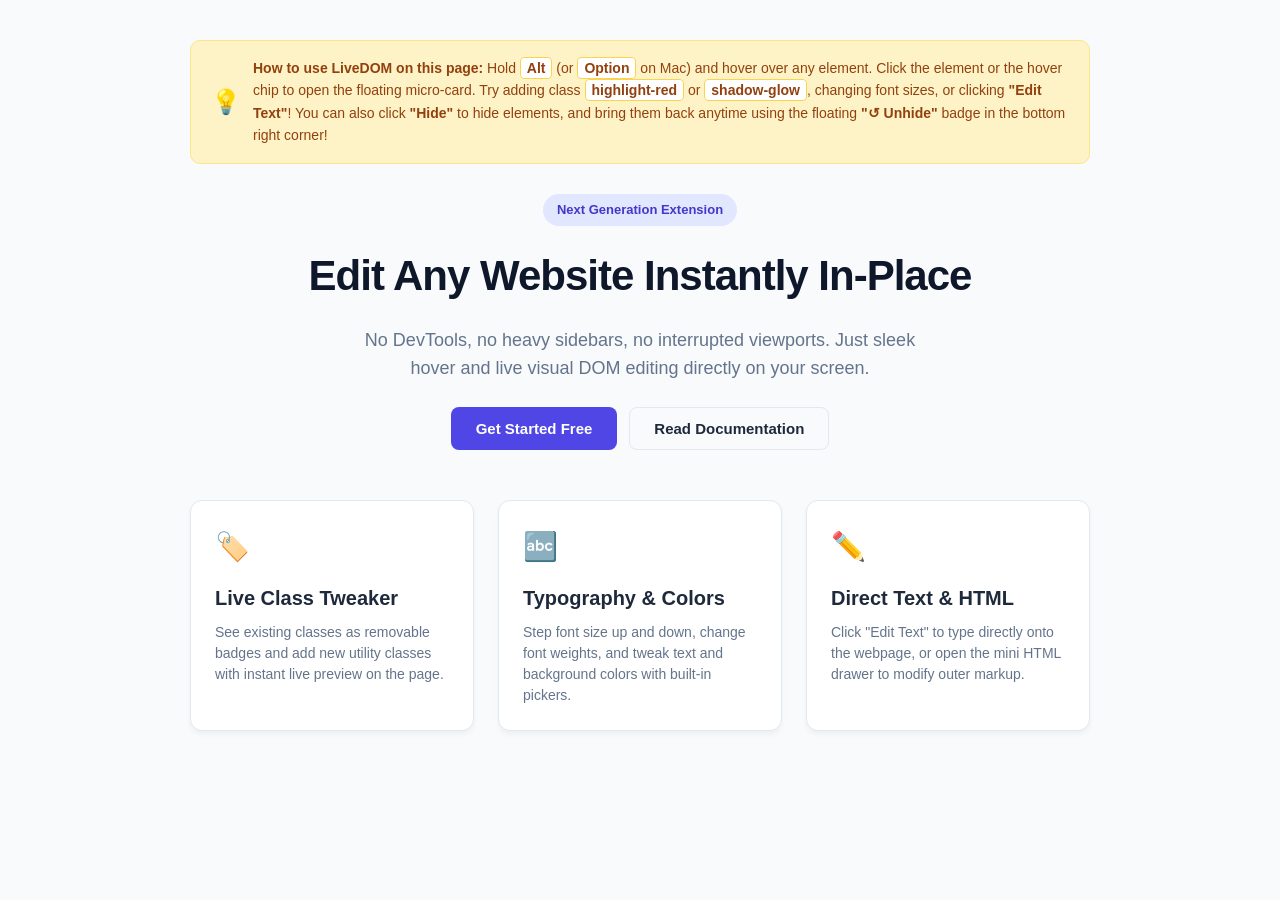
<file: test-page/index.html>
<!DOCTYPE html>
<html lang="en">
<head>
  <meta charset="UTF-8">
  <meta name="viewport" content="width=device-width, initial-scale=1.0">
  <title>LiveDOM Demo Test Page</title>
  <style>
    :root {
      --primary: #4f46e5;
      --primary-hover: #4338ca;
      --text: #1e293b;
      --muted: #64748b;
      --bg: #f8fafc;
      --card-bg: #ffffff;
      --border: #e2e8f0;
    }

    * {
      box-sizing: border-box;
      margin: 0;
      padding: 0;
      font-family: -apple-system, BlinkMacSystemFont, "Segoe UI", Roboto, Helvetica, Arial, sans-serif;
    }

    body {
      background-color: var(--bg);
      color: var(--text);
      line-height: 1.6;
      padding: 40px 20px;
    }

    .container {
      max-width: 900px;
      margin: 0 auto;
    }

    /* Header & Hero */
    header {
      text-align: center;
      margin-bottom: 50px;
    }

    .badge {
      display: inline-block;
      background-color: #e0e7ff;
      color: #4338ca;
      padding: 6px 14px;
      border-radius: 999px;
      font-size: 13px;
      font-weight: 600;
      margin-bottom: 16px;
    }

    h1 {
      font-size: 42px;
      font-weight: 800;
      letter-spacing: -1px;
      margin-bottom: 16px;
      color: #0f172a;
    }

    p.subtitle {
      font-size: 18px;
      color: var(--muted);
      max-width: 600px;
      margin: 0 auto 24px auto;
    }

    .cta-group {
      display: flex;
      justify-content: center;
      gap: 12px;
    }

    .btn {
      padding: 12px 24px;
      border-radius: 8px;
      font-size: 15px;
      font-weight: 600;
      cursor: pointer;
      text-decoration: none;
      transition: all 0.2s ease;
      border: 1px solid transparent;
    }

    .btn-primary {
      background-color: var(--primary);
      color: #ffffff;
    }

    .btn-primary:hover {
      background-color: var(--primary-hover);
    }

    .btn-outline {
      background-color: transparent;
      border-color: var(--border);
      color: var(--text);
    }

    .btn-outline:hover {
      background-color: #f1f5f9;
    }

    /* Cards Grid */
    .grid {
      display: grid;
      grid-template-columns: repeat(auto-fit, minmax(260px, 1fr));
      gap: 24px;
      margin-top: 40px;
    }

    .card {
      background: var(--card-bg);
      border: 1px solid var(--border);
      border-radius: 12px;
      padding: 24px;
      box-shadow: 0 4px 6px -1px rgba(0, 0, 0, 0.05);
      transition: transform 0.2s, box-shadow 0.2s;
    }

    .card:hover {
      transform: translateY(-2px);
      box-shadow: 0 10px 15px -3px rgba(0, 0, 0, 0.1);
    }

    .card-icon {
      font-size: 28px;
      margin-bottom: 12px;
    }

    .card-title {
      font-size: 20px;
      font-weight: 700;
      margin-bottom: 8px;
    }

    .card-desc {
      font-size: 14px;
      color: var(--muted);
      line-height: 1.5;
    }

    /* Utility sample classes for quick testing */
    .highlight-red {
      color: #dc2626 !important;
    }

    .rounded-pill {
      border-radius: 9999px !important;
    }

    .shadow-glow {
      box-shadow: 0 0 20px rgba(99, 102, 241, 0.6) !important;
    }

    .bg-dark {
      background-color: #0f172a !important;
      color: #ffffff !important;
    }

    .text-center {
      text-align: center !important;
    }

    /* Test Banner */
    .instruction-banner {
      background-color: #fef3c7;
      border: 1px solid #fde68a;
      border-radius: 10px;
      padding: 16px 20px;
      margin-bottom: 30px;
      display: flex;
      gap: 12px;
      align-items: center;
    }

    .instruction-icon {
      font-size: 24px;
    }

    .instruction-text {
      font-size: 14px;
      color: #92400e;
    }

    .instruction-text kbd {
      background: #fff;
      border: 1px solid #fcd34d;
      border-radius: 4px;
      padding: 2px 6px;
      font-weight: bold;
    }
  </style>
</head>
<body>
  <div class="container">
    <!-- Quick Instructions Banner -->
    <div class="instruction-banner">
      <div class="instruction-icon">💡</div>
      <div class="instruction-text">
        <strong>How to use LiveDOM on this page:</strong> Hold <kbd>Alt</kbd> (or <kbd>Option</kbd> on Mac) and hover over any element. Click the element or the hover chip to open the floating micro-card. Try adding class <kbd>highlight-red</kbd> or <kbd>shadow-glow</kbd>, changing font sizes, or clicking <strong>"Edit Text"</strong>! You can also click <strong>"Hide"</strong> to hide elements, and bring them back anytime using the floating <strong>"↺ Unhide"</strong> badge in the bottom right corner!
      </div>
    </div>

    <!-- Header Section -->
    <header>
      <div class="badge">Next Generation Extension</div>
      <h1 id="heroHeadline">Edit Any Website Instantly In-Place</h1>
      <p class="subtitle" id="heroSubtitle">
        No DevTools, no heavy sidebars, no interrupted viewports. Just sleek hover and live visual DOM editing directly on your screen.
      </p>
      <div class="cta-group">
        <button class="btn btn-primary" id="ctaBtn">Get Started Free</button>
        <button class="btn btn-outline" id="docsBtn">Read Documentation</button>
      </div>
    </header>

    <!-- Feature Cards -->
    <div class="grid">
      <div class="card" id="cardClasses">
        <div class="card-icon">🏷️</div>
        <h3 class="card-title">Live Class Tweaker</h3>
        <p class="card-desc">See existing classes as removable badges and add new utility classes with instant live preview on the page.</p>
      </div>

      <div class="card" id="cardTypography">
        <div class="card-icon">🔤</div>
        <h3 class="card-title">Typography & Colors</h3>
        <p class="card-desc">Step font size up and down, change font weights, and tweak text and background colors with built-in pickers.</p>
      </div>

      <div class="card" id="cardDirectEdit">
        <div class="card-icon">✏️</div>
        <h3 class="card-title">Direct Text & HTML</h3>
        <p class="card-desc">Click "Edit Text" to type directly onto the webpage, or open the mini HTML drawer to modify outer markup.</p>
      </div>
    </div>
  </div>
</body>
</html>
</file>
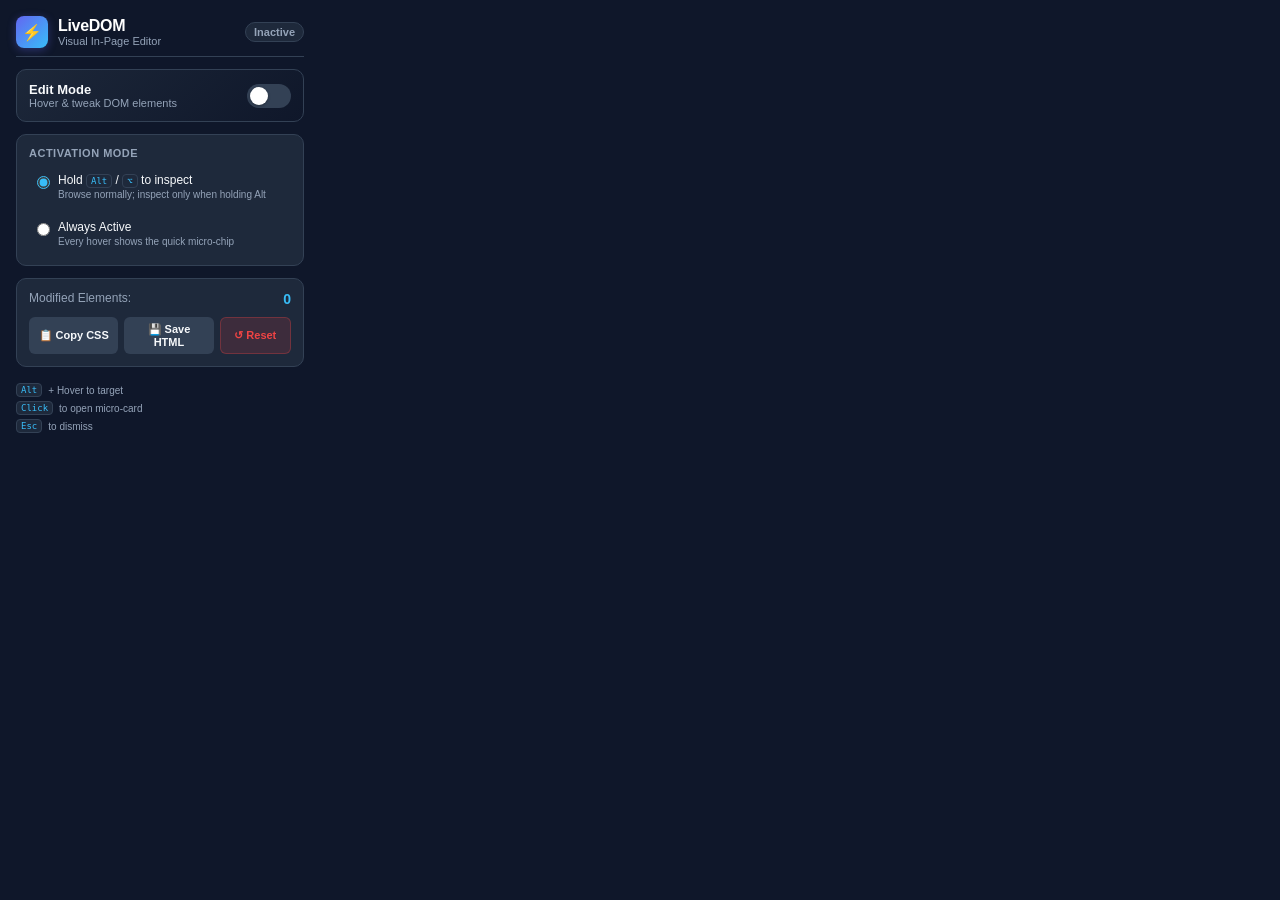
<file: popup/popup.html>
<!DOCTYPE html>
<html lang="en">
<head>
  <meta charset="UTF-8">
  <meta name="viewport" content="width=device-width, initial-scale=1.0">
  <title>LiveDOM Inspector</title>
  <link rel="stylesheet" href="popup.css">
</head>
<body>
  <div class="popup-container">
    <!-- Header -->
    <header class="header">
      <div class="brand">
        <div class="logo-badge">⚡</div>
        <div>
          <h1>LiveDOM</h1>
          <p class="tagline">Visual In-Page Editor</p>
        </div>
      </div>
      <div class="status-indicator" id="statusPill">Inactive</div>
    </header>

    <!-- Main Toggle Card -->
    <div class="card toggle-card">
      <div class="toggle-info">
        <span class="label">Edit Mode</span>
        <span class="sub-label">Hover & tweak DOM elements</span>
      </div>
      <label class="switch">
        <input type="checkbox" id="inspectToggle">
        <span class="slider"></span>
      </label>
    </div>

    <!-- Mode Configuration -->
    <div class="card settings-card">
      <div class="section-title">Activation Mode</div>
      <div class="radio-group">
        <label class="radio-option">
          <input type="radio" name="triggerMode" value="alt" checked>
          <div class="radio-content">
            <span class="radio-title">Hold <kbd>Alt</kbd> / <kbd>⌥</kbd> to inspect</span>
            <span class="radio-desc">Browse normally; inspect only when holding Alt</span>
          </div>
        </label>
        <label class="radio-option">
          <input type="radio" name="triggerMode" value="always">
          <div class="radio-content">
            <span class="radio-title">Always Active</span>
            <span class="radio-desc">Every hover shows the quick micro-chip</span>
          </div>
        </label>
      </div>
    </div>

    <!-- Session Stats & Actions -->
    <div class="card stats-card">
      <div class="stats-row">
        <span>Modified Elements:</span>
        <strong id="modifiedCount">0</strong>
      </div>
      <div class="stats-row" id="hiddenStatsRow" style="display: none; color: #f87171;">
        <span>Hidden Elements:</span>
        <div style="display: flex; align-items: center; gap: 8px;">
          <strong id="hiddenCount" style="color: #f87171;">0</strong>
          <button id="unhidePopupBtn" class="btn btn-secondary" style="padding: 2px 6px; font-size: 10px;">Unhide All</button>
        </div>
      </div>
      <div class="button-group">
        <button id="copyCssBtn" class="btn btn-secondary" title="Copy all modified CSS rules">
          📋 Copy CSS
        </button>
        <button id="exportHtmlBtn" class="btn btn-secondary" title="Download the full updated HTML">
          💾 Save HTML
        </button>
        <button id="resetBtn" class="btn btn-danger" title="Revert all changes">
          ↺ Reset
        </button>
      </div>
    </div>

    <!-- Keyboard Shortcuts -->
    <footer class="footer">
      <div class="shortcut-item"><kbd>Alt</kbd> + Hover to target</div>
      <div class="shortcut-item"><kbd>Click</kbd> to open micro-card</div>
      <div class="shortcut-item"><kbd>Esc</kbd> to dismiss</div>
    </footer>
  </div>
  <script src="popup.js"></script>
</body>
</html>
</file>
<file: popup/popup.css>
:root {
  --bg-primary: #0f172a;
  --bg-secondary: #1e293b;
  --bg-tertiary: #334155;
  --accent-cyan: #38bdf8;
  --accent-indigo: #6366f1;
  --text-main: #f8fafc;
  --text-muted: #94a3b8;
  --border-color: #334155;
  --success: #10b981;
  --danger: #ef4444;
  --radius: 10px;
}

* {
  box-sizing: border-box;
  margin: 0;
  padding: 0;
  font-family: -apple-system, BlinkMacSystemFont, "Segoe UI", Roboto, Helvetica, Arial, sans-serif;
}

body {
  width: 320px;
  background-color: var(--bg-primary);
  color: var(--text-main);
  padding: 16px;
  user-select: none;
}

.popup-container {
  display: flex;
  flex-direction: column;
  gap: 12px;
}

/* Header */
.header {
  display: flex;
  justify-content: space-between;
  align-items: center;
  padding-bottom: 8px;
  border-bottom: 1px solid var(--border-color);
}

.brand {
  display: flex;
  align-items: center;
  gap: 10px;
}

.logo-badge {
  width: 32px;
  height: 32px;
  background: linear-gradient(135deg, var(--accent-indigo), var(--accent-cyan));
  border-radius: 8px;
  display: flex;
  align-items: center;
  justify-content: center;
  font-size: 16px;
  box-shadow: 0 2px 8px rgba(99, 102, 241, 0.35);
}

h1 {
  font-size: 16px;
  font-weight: 700;
  letter-spacing: -0.3px;
  color: #ffffff;
}

.tagline {
  font-size: 11px;
  color: var(--text-muted);
}

.status-indicator {
  font-size: 11px;
  font-weight: 600;
  padding: 3px 8px;
  border-radius: 12px;
  background-color: var(--bg-secondary);
  color: var(--text-muted);
  border: 1px solid var(--border-color);
  transition: all 0.2s ease;
}

.status-indicator.active {
  background-color: rgba(16, 185, 129, 0.15);
  color: var(--success);
  border-color: rgba(16, 185, 129, 0.4);
}

/* Cards */
.card {
  background-color: var(--bg-secondary);
  border: 1px solid var(--border-color);
  border-radius: var(--radius);
  padding: 12px;
}

/* Toggle Card */
.toggle-card {
  display: flex;
  justify-content: space-between;
  align-items: center;
  background: linear-gradient(135deg, rgba(30, 41, 59, 0.9), rgba(15, 23, 42, 0.9));
}

.toggle-info {
  display: flex;
  flex-direction: column;
}

.label {
  font-size: 13px;
  font-weight: 600;
}

.sub-label {
  font-size: 11px;
  color: var(--text-muted);
}

/* Toggle Switch */
.switch {
  position: relative;
  display: inline-block;
  width: 44px;
  height: 24px;
}

.switch input {
  opacity: 0;
  width: 0;
  height: 0;
}

.slider {
  position: absolute;
  cursor: pointer;
  top: 0;
  left: 0;
  right: 0;
  bottom: 0;
  background-color: var(--bg-tertiary);
  transition: 0.25s cubic-bezier(0.4, 0, 0.2, 1);
  border-radius: 24px;
}

.slider:before {
  position: absolute;
  content: "";
  height: 18px;
  width: 18px;
  left: 3px;
  bottom: 3px;
  background-color: white;
  transition: 0.25s cubic-bezier(0.4, 0, 0.2, 1);
  border-radius: 50%;
  box-shadow: 0 1px 3px rgba(0, 0, 0, 0.3);
}

input:checked + .slider {
  background: linear-gradient(135deg, var(--accent-indigo), var(--accent-cyan));
}

input:checked + .slider:before {
  transform: translateX(20px);
}

/* Settings Card */
.section-title {
  font-size: 11px;
  text-transform: uppercase;
  letter-spacing: 0.5px;
  color: var(--text-muted);
  font-weight: 700;
  margin-bottom: 8px;
}

.radio-group {
  display: flex;
  flex-direction: column;
  gap: 8px;
}

.radio-option {
  display: flex;
  align-items: flex-start;
  gap: 8px;
  cursor: pointer;
  padding: 6px 8px;
  border-radius: 6px;
  transition: background 0.15s ease;
}

.radio-option:hover {
  background-color: rgba(255, 255, 255, 0.04);
}

.radio-option input {
  margin-top: 3px;
  accent-color: var(--accent-cyan);
}

.radio-content {
  display: flex;
  flex-direction: column;
  gap: 2px;
}

.radio-title {
  font-size: 12px;
  font-weight: 500;
  color: var(--text-main);
}

.radio-desc {
  font-size: 10px;
  color: var(--text-muted);
}

/* Stats Card */
.stats-row {
  display: flex;
  justify-content: space-between;
  font-size: 12px;
  color: var(--text-muted);
  margin-bottom: 10px;
}

.stats-row strong {
  color: var(--accent-cyan);
  font-size: 14px;
}

.button-group {
  display: grid;
  grid-template-columns: 1fr 1fr 0.8fr;
  gap: 6px;
}

.btn {
  border: none;
  border-radius: 6px;
  padding: 6px 8px;
  font-size: 11px;
  font-weight: 600;
  cursor: pointer;
  transition: all 0.15s ease;
  display: inline-flex;
  align-items: center;
  justify-content: center;
  gap: 4px;
}

.btn-secondary {
  background-color: var(--bg-tertiary);
  color: var(--text-main);
}

.btn-secondary:hover {
  background-color: #475569;
  color: #ffffff;
}

.btn-danger {
  background-color: rgba(239, 68, 68, 0.15);
  color: var(--danger);
  border: 1px solid rgba(239, 68, 68, 0.3);
}

.btn-danger:hover {
  background-color: var(--danger);
  color: white;
}

/* Footer & Shortcuts */
.footer {
  display: flex;
  flex-direction: column;
  gap: 4px;
  font-size: 10px;
  color: var(--text-muted);
  padding-top: 4px;
}

.shortcut-item {
  display: flex;
  align-items: center;
  gap: 6px;
}

kbd {
  background-color: var(--bg-secondary);
  border: 1px solid var(--border-color);
  border-radius: 4px;
  padding: 1px 4px;
  font-size: 9px;
  font-family: monospace;
  color: var(--accent-cyan);
}
</file>
